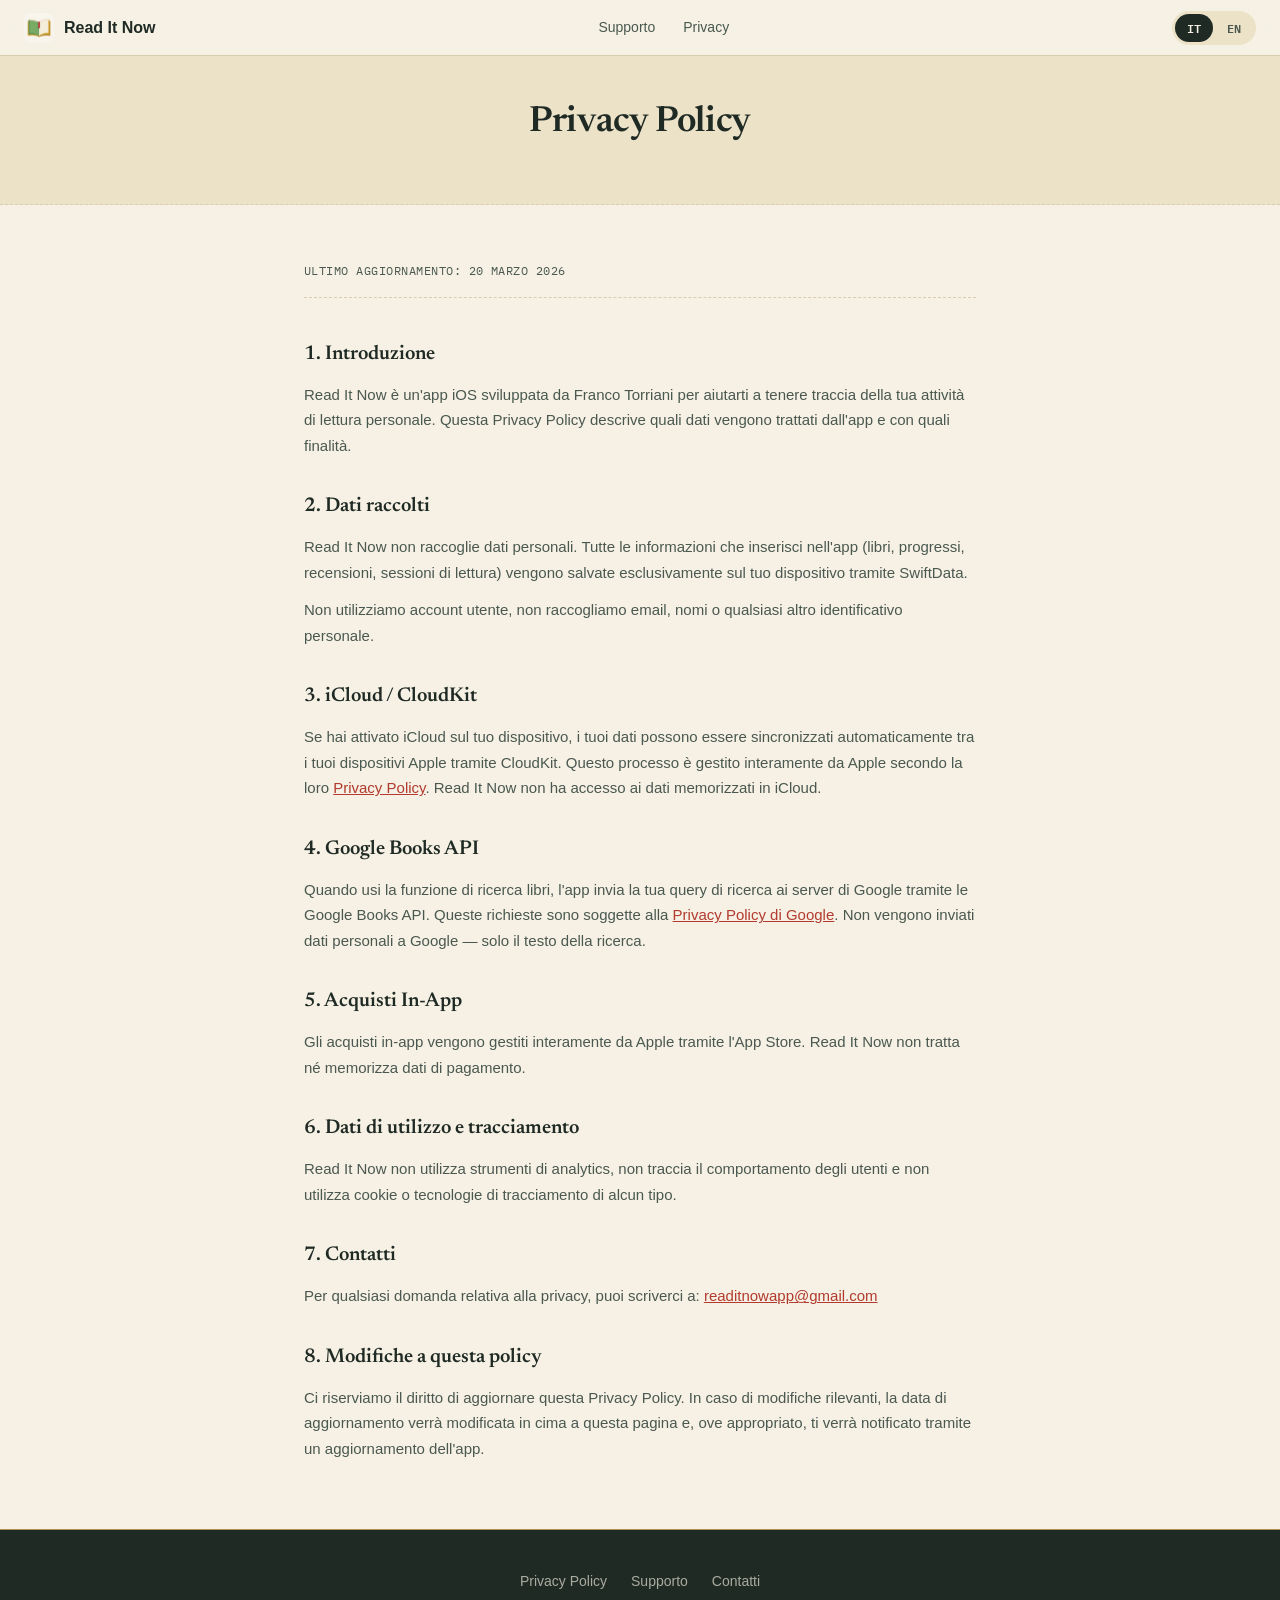
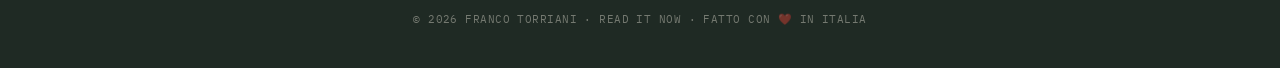
<file: privacy.html>
<!DOCTYPE html>
<html lang="it">
<head>
  <meta charset="UTF-8">
  <meta name="viewport" content="width=device-width, initial-scale=1.0">
  <!-- LAST_UPDATED: 2026-03-20 -->
  <title>Privacy Policy — Read It Now</title>
  <meta name="description" content="Privacy Policy di Read It Now.">
  <link rel="icon" href="favicon.svg" type="image/svg+xml">
  <link rel="preconnect" href="https://fonts.googleapis.com">
  <link rel="preconnect" href="https://fonts.gstatic.com" crossorigin>
  <link href="https://fonts.googleapis.com/css2?family=Newsreader:ital,wght@0,500;0,600;0,700;1,500;1,600&family=IBM+Plex+Mono:wght@400;600;700&display=swap" rel="stylesheet">
  <link rel="stylesheet" href="style.css">
  <script>
    (function(){
      try {
        var l = localStorage.getItem('rin_lang');
        if (l === 'en') document.documentElement.setAttribute('data-lang', 'en');
      } catch(e) {}
    })();
  </script>
</head>
<body>

  <!-- NAV -->
  <nav class="nav">
    <a href="index.html" class="nav-logo">
      <div class="nav-icon">
        <img src="assets/app-icon.png" alt="Read It Now" onerror="this.parentElement.textContent='📚'">
      </div>
      Read It Now
    </a>
    <div class="nav-links">
      <a href="support.html" data-i18n="nav_support">Supporto</a>
      <a href="privacy.html" data-i18n="nav_privacy">Privacy</a>
    </div>
    <div class="lang-toggle">
      <button class="lang-btn active" data-lang="it" onclick="setLang('it')">IT</button>
      <button class="lang-btn" data-lang="en" onclick="setLang('en')">EN</button>
    </div>
  </nav>

  <!-- MINI HERO -->
  <div class="mini-hero">
    <h1 data-i18n="privacy_title">Privacy Policy</h1>
  </div>

  <!-- PRIVACY CONTENT -->
  <div class="privacy-section">

    <!-- ITALIANO -->
    <div class="lang-block" data-lang="it">
      <p class="last-modified"><span data-i18n="privacy_last_modified">Ultimo aggiornamento:</span> 20 marzo 2026</p>

      <h2>1. Introduzione</h2>
      <p>Read It Now è un'app iOS sviluppata da Franco Torriani per aiutarti a tenere traccia della tua attività di lettura personale. Questa Privacy Policy descrive quali dati vengono trattati dall'app e con quali finalità.</p>

      <h2>2. Dati raccolti</h2>
      <p>Read It Now non raccoglie dati personali. Tutte le informazioni che inserisci nell'app (libri, progressi, recensioni, sessioni di lettura) vengono salvate esclusivamente sul tuo dispositivo tramite SwiftData.</p>
      <p>Non utilizziamo account utente, non raccogliamo email, nomi o qualsiasi altro identificativo personale.</p>

      <h2>3. iCloud / CloudKit</h2>
      <p>Se hai attivato iCloud sul tuo dispositivo, i tuoi dati possono essere sincronizzati automaticamente tra i tuoi dispositivi Apple tramite CloudKit. Questo processo è gestito interamente da Apple secondo la loro <a href="https://www.apple.com/legal/privacy/it/" target="_blank" rel="noopener">Privacy Policy</a>. Read It Now non ha accesso ai dati memorizzati in iCloud.</p>

      <h2>4. Google Books API</h2>
      <p>Quando usi la funzione di ricerca libri, l'app invia la tua query di ricerca ai server di Google tramite le Google Books API. Queste richieste sono soggette alla <a href="https://policies.google.com/privacy" target="_blank" rel="noopener">Privacy Policy di Google</a>. Non vengono inviati dati personali a Google — solo il testo della ricerca.</p>

      <h2>5. Acquisti In-App</h2>
      <p>Gli acquisti in-app vengono gestiti interamente da Apple tramite l'App Store. Read It Now non tratta né memorizza dati di pagamento.</p>

      <h2>6. Dati di utilizzo e tracciamento</h2>
      <p>Read It Now non utilizza strumenti di analytics, non traccia il comportamento degli utenti e non utilizza cookie o tecnologie di tracciamento di alcun tipo.</p>

      <h2>7. Contatti</h2>
      <p>Per qualsiasi domanda relativa alla privacy, puoi scriverci a: <a href="mailto:readitnowapp@gmail.com">readitnowapp@gmail.com</a></p>

      <h2>8. Modifiche a questa policy</h2>
      <p>Ci riserviamo il diritto di aggiornare questa Privacy Policy. In caso di modifiche rilevanti, la data di aggiornamento verrà modificata in cima a questa pagina e, ove appropriato, ti verrà notificato tramite un aggiornamento dell'app.</p>
    </div>

    <!-- ENGLISH -->
    <div class="lang-block" data-lang="en" hidden>
      <p class="last-modified"><span data-i18n="privacy_last_modified">Last updated:</span> March 20, 2026</p>

      <h2>1. Introduction</h2>
      <p>Read It Now is an iOS app developed by Franco Torriani to help you track your personal reading activity. This Privacy Policy describes what data is processed by the app and for what purposes.</p>

      <h2>2. Data Collected</h2>
      <p>Read It Now does not collect personal data. All information you enter in the app (books, progress, reviews, reading sessions) is saved exclusively on your device using SwiftData.</p>
      <p>We do not use user accounts, and we do not collect emails, names, or any other personal identifiers.</p>

      <h2>3. iCloud / CloudKit</h2>
      <p>If you have iCloud enabled on your device, your data may be automatically synced across your Apple devices via CloudKit. This process is managed entirely by Apple under their <a href="https://www.apple.com/legal/privacy/en/" target="_blank" rel="noopener">Privacy Policy</a>. Read It Now has no access to data stored in iCloud.</p>

      <h2>4. Google Books API</h2>
      <p>When you use the book search feature, the app sends your search query to Google's servers via the Google Books API. These requests are subject to <a href="https://policies.google.com/privacy" target="_blank" rel="noopener">Google's Privacy Policy</a>. No personal data is sent to Google — only the search text.</p>

      <h2>5. In-App Purchases</h2>
      <p>In-app purchases are managed entirely by Apple through the App Store. Read It Now does not process or store any payment data.</p>

      <h2>6. Usage Data and Tracking</h2>
      <p>Read It Now does not use analytics tools, does not track user behavior, and does not use cookies or any tracking technologies.</p>

      <h2>7. Contact</h2>
      <p>For any privacy-related questions, you can reach us at: <a href="mailto:readitnowapp@gmail.com">readitnowapp@gmail.com</a></p>

      <h2>8. Changes to This Policy</h2>
      <p>We reserve the right to update this Privacy Policy. In case of significant changes, the update date at the top of this page will be modified and, where appropriate, you will be notified through an app update.</p>
    </div>

  </div>

  <!-- FOOTER -->
  <footer>
    <div class="footer-links">
      <a href="privacy.html" data-i18n="footer_privacy">Privacy Policy</a>
      <a href="support.html" data-i18n="footer_support">Supporto</a>
      <a href="mailto:readitnowapp@gmail.com" data-i18n="footer_contact">Contatti</a>
    </div>
    <p class="footer-copy" data-i18n="footer_copy">© 2026 Franco Torriani · Read It Now · Fatto con ❤️ in Italia</p>
  </footer>

  <script src="i18n.js"></script>
</body>
</html>
</file>
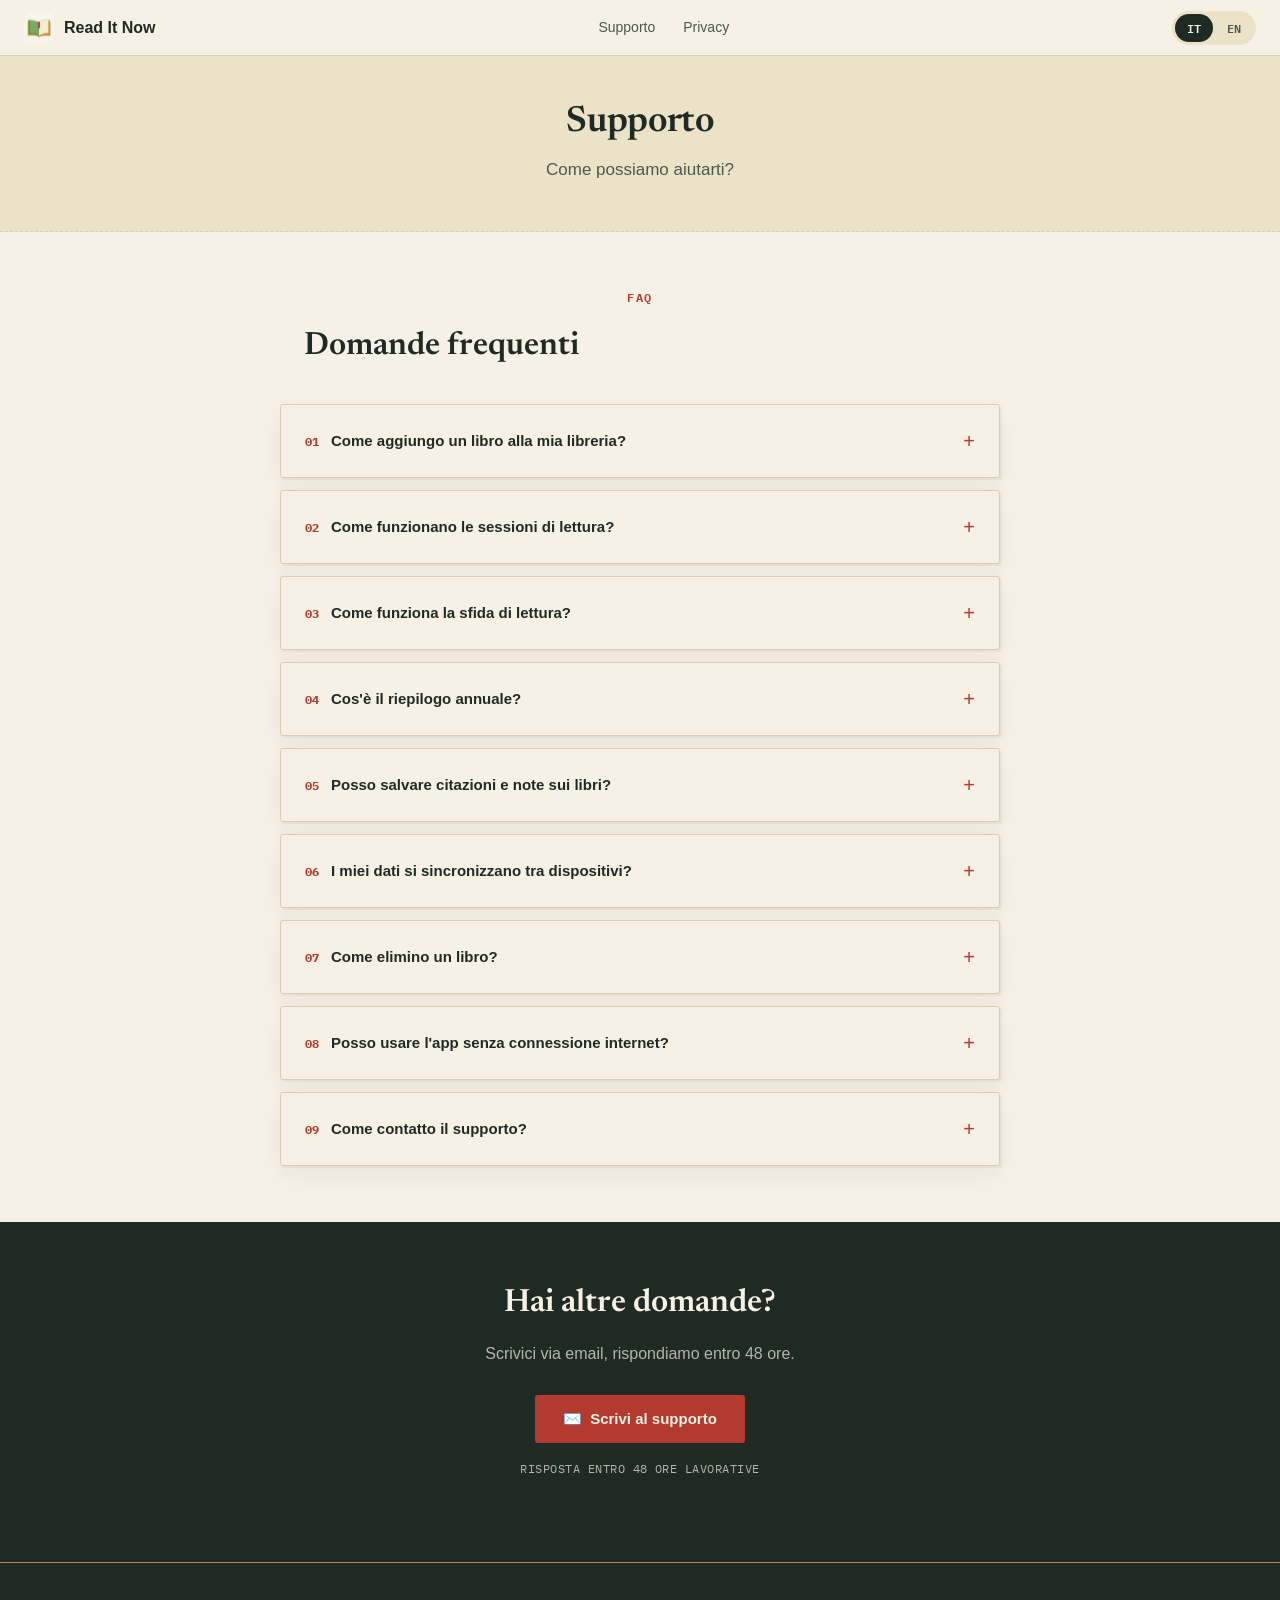
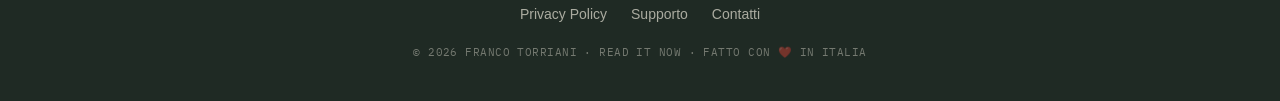
<file: support.html>
<!DOCTYPE html>
<html lang="it">
<head>
  <meta charset="UTF-8">
  <meta name="viewport" content="width=device-width, initial-scale=1.0">
  <title>Supporto — Read It Now</title>
  <meta name="description" content="Supporto per Read It Now — Domande frequenti e contatti.">
  <link rel="icon" href="favicon.svg" type="image/svg+xml">
  <link rel="preconnect" href="https://fonts.googleapis.com">
  <link rel="preconnect" href="https://fonts.gstatic.com" crossorigin>
  <link href="https://fonts.googleapis.com/css2?family=Newsreader:ital,wght@0,500;0,600;0,700;1,500;1,600&family=IBM+Plex+Mono:wght@400;600;700&display=swap" rel="stylesheet">
  <link rel="stylesheet" href="style.css">
  <script>
    (function(){
      try {
        var l = localStorage.getItem('rin_lang');
        if (l === 'en') document.documentElement.setAttribute('data-lang', 'en');
      } catch(e) {}
    })();
  </script>
</head>
<body>

  <!-- NAV -->
  <nav class="nav">
    <a href="index.html" class="nav-logo">
      <div class="nav-icon">
        <img src="assets/app-icon.png" alt="Read It Now" onerror="this.parentElement.textContent='📚'">
      </div>
      Read It Now
    </a>
    <div class="nav-links">
      <a href="support.html" data-i18n="nav_support">Supporto</a>
      <a href="privacy.html" data-i18n="nav_privacy">Privacy</a>
    </div>
    <div class="lang-toggle">
      <button class="lang-btn active" data-lang="it" onclick="setLang('it')">IT</button>
      <button class="lang-btn" data-lang="en" onclick="setLang('en')">EN</button>
    </div>
  </nav>

  <!-- MINI HERO -->
  <div class="mini-hero">
    <h1 data-i18n="support_title">Supporto</h1>
    <p data-i18n="support_sub">Come possiamo aiutarti?</p>
  </div>

  <!-- FAQ -->
  <section class="faq-section">
    <div class="container" style="max-width: 720px;">
      <p class="section-label" data-i18n="faq_label">FAQ</p>
      <h2 class="section-title" style="text-align:left;" data-i18n="faq_title">Domande frequenti</h2>
    </div>
    <div class="faq-list" style="margin-top: 32px;">

      <details>
        <summary><span data-i18n="faq_q1">Come aggiungo un libro alla mia libreria?</span></summary>
        <div class="faq-answer">
          <div class="lang-block" data-lang="it">
            Puoi aggiungere un libro in due modi: usa la scheda <strong>Cerca</strong> per trovare un libro tramite Google Books e importarlo con un tocco, oppure vai su <strong>Libreria</strong> e tocca il pulsante "+" per inserire i dati manualmente.
          </div>
          <div class="lang-block" data-lang="en" hidden>
            You can add a book in two ways: use the <strong>Search</strong> tab to find a book via Google Books and import it with one tap, or go to <strong>Library</strong> and tap the "+" button to enter the details manually.
          </div>
        </div>
      </details>

      <details>
        <summary><span data-i18n="faq_q2">Come funzionano le sessioni di lettura?</span></summary>
        <div class="faq-answer">
          <div class="lang-block" data-lang="it">
            Apri il dettaglio di un libro che stai leggendo e tocca <strong>Inizia sessione</strong>. Il timer partirà automaticamente. Al termine, inserisci la pagina a cui sei arrivato e salva. La sessione viene registrata nella cronologia del libro.
          </div>
          <div class="lang-block" data-lang="en" hidden>
            Open a book you are currently reading and tap <strong>Start session</strong>. The timer will start automatically. When done, enter the page you reached and save. The session is recorded in the book's history.
          </div>
        </div>
      </details>

      <details>
        <summary><span data-i18n="faq_q3">Come funziona la sfida di lettura?</span></summary>
        <div class="faq-answer">
          <div class="lang-block" data-lang="it">
            Nella scheda <strong>Statistiche</strong> tocca <strong>Sfida di lettura</strong> per impostare un obiettivo annuale di libri. L'app calcola in tempo reale la proiezione di fine anno in base al tuo ritmo attuale.
          </div>
          <div class="lang-block" data-lang="en" hidden>
            In the <strong>Statistics</strong> tab, tap <strong>Reading Challenge</strong> to set a yearly book goal. The app calculates a real-time year-end projection based on your current pace.
          </div>
        </div>
      </details>

      <details>
        <summary><span data-i18n="faq_q4">Cos'è il riepilogo annuale?</span></summary>
        <div class="faq-answer">
          <div class="lang-block" data-lang="it">
            È il riepilogo della tua lettura — libri completati, ore di lettura, genere preferito — generabile in qualsiasi momento dalla scheda <strong>Statistiche</strong>. Puoi condividerlo o esportarlo in PDF.
          </div>
          <div class="lang-block" data-lang="en" hidden>
            It's your reading recap — books completed, reading hours, favorite genre — available anytime from the <strong>Statistics</strong> tab. You can share it or export it as a PDF.
          </div>
        </div>
      </details>

      <details>
        <summary><span data-i18n="faq_q5">Posso salvare citazioni e note sui libri?</span></summary>
        <div class="faq-answer">
          <div class="lang-block" data-lang="it">
            Sì. Apri il dettaglio di un libro e usa le schede <strong>Note</strong> e <strong>Citazioni</strong> per salvare i tuoi pensieri e le frasi preferite. Le citazioni si condividono con un tocco.
          </div>
          <div class="lang-block" data-lang="en" hidden>
            Yes. Open a book's detail page and use the <strong>Notes</strong> and <strong>Quotes</strong> tabs to save your thoughts and favorite lines. Quotes can be shared with one tap.
          </div>
        </div>
      </details>

      <details>
        <summary><span data-i18n="faq_q6">I miei dati si sincronizzano tra dispositivi?</span></summary>
        <div class="faq-answer">
          <div class="lang-block" data-lang="it">
            Sì, se hai attivato iCloud sul tuo dispositivo la libreria si sincronizza automaticamente tra tutti i tuoi iPhone e iPad tramite CloudKit. Non è necessaria nessuna configurazione aggiuntiva.
          </div>
          <div class="lang-block" data-lang="en" hidden>
            Yes, if you have iCloud enabled on your device your library syncs automatically across all your iPhones and iPads via CloudKit. No additional setup is required.
          </div>
        </div>
      </details>

      <details>
        <summary><span data-i18n="faq_q7">Come elimino un libro?</span></summary>
        <div class="faq-answer">
          <div class="lang-block" data-lang="it">
            Nella lista della libreria, scorri verso sinistra sul libro che vuoi eliminare e tocca <strong>Elimina</strong>. In alternativa, apri il dettaglio del libro e usa il menu con i tre puntini in alto a destra.
          </div>
          <div class="lang-block" data-lang="en" hidden>
            In the library list, swipe left on the book you want to delete and tap <strong>Delete</strong>. Alternatively, open the book detail and use the three-dot menu in the top right corner.
          </div>
        </div>
      </details>

      <details>
        <summary><span data-i18n="faq_q8">Posso usare l'app senza connessione internet?</span></summary>
        <div class="faq-answer">
          <div class="lang-block" data-lang="it">
            Sì. Tutti i tuoi dati sono salvati localmente sul dispositivo. La connessione serve solo per cercare nuovi libri tramite Google Books e per la sincronizzazione iCloud.
          </div>
          <div class="lang-block" data-lang="en" hidden>
            Yes. All your data is stored locally on your device. An internet connection is only needed to search for new books via Google Books and for iCloud sync.
          </div>
        </div>
      </details>

      <details>
        <summary><span data-i18n="faq_q9">Come contatto il supporto?</span></summary>
        <div class="faq-answer">
          <div class="lang-block" data-lang="it">
            Scrivi a <a href="mailto:readitnowapp@gmail.com">readitnowapp@gmail.com</a>. Rispondiamo entro 48 ore lavorative.
          </div>
          <div class="lang-block" data-lang="en" hidden>
            Write to <a href="mailto:readitnowapp@gmail.com">readitnowapp@gmail.com</a>. We reply within 48 business hours.
          </div>
        </div>
      </details>

    </div>
  </section>

  <!-- CONTACT -->
  <section class="contact-section">
    <h2 data-i18n="contact_title">Hai altre domande?</h2>
    <p data-i18n="contact_sub">Scrivici via email, rispondiamo entro 48 ore.</p>
    <a href="mailto:readitnowapp@gmail.com" class="contact-btn">
      ✉️ <span data-i18n="contact_btn">Scrivi al supporto</span>
    </a>
    <p class="contact-note" data-i18n="contact_note">Risposta entro 48 ore lavorative</p>
  </section>

  <!-- FOOTER -->
  <footer>
    <div class="footer-links">
      <a href="privacy.html" data-i18n="footer_privacy">Privacy Policy</a>
      <a href="support.html" data-i18n="footer_support">Supporto</a>
      <a href="mailto:readitnowapp@gmail.com" data-i18n="footer_contact">Contatti</a>
    </div>
    <p class="footer-copy" data-i18n="footer_copy">© 2026 Franco Torriani · Read It Now · Fatto con ❤️ in Italia</p>
  </footer>

  <script src="i18n.js"></script>
</body>
</html>
</file>
<file: style.css>
/* ============================================================
   READ IT NOW — WEBSITE STYLES
   Direction: "Library catalog" — the site borrows its structure
   from card catalogs, due-date stamps and Dewey classification.
   Paper and serif are the subject's own material (books), not
   decoration; mono numbers carry real meaning throughout.
   ============================================================ */

/* --- Reset ------------------------------------------------- */
*, *::before, *::after { box-sizing: border-box; margin: 0; padding: 0; }
img { max-width: 100%; display: block; }
a { color: inherit; text-decoration: none; }

/* --- Design Tokens ----------------------------------------- */
:root {
  --paper:       #F6F1E4;
  --paper-deep:  #ECE2C8;
  --ink:         #1F2A24;
  --ink-soft:    #4A5850;
  --stamp:       #B23A2E;
  --stamp-dark:  #8F2C22;
  --shelf:       #4B6355;
  --gold:        #B08D57;
  --line:        #D9CEAE;
  --line-on-ink: rgba(246, 241, 228, 0.18);

  --font-display: 'Newsreader', Georgia, 'Times New Roman', serif;
  --font-body:    -apple-system, BlinkMacSystemFont, 'Segoe UI', sans-serif;
  --font-mono:    'IBM Plex Mono', ui-monospace, 'SFMono-Regular', Menlo, monospace;

  --radius-card: 3px;
  --radius-pill: 40px;

  --shadow-card: 2px 2px 0 rgba(31, 42, 36, 0.05), 0 10px 24px rgba(31, 42, 36, 0.05);

  --breakpoint: 768px;
}

/* --- Base -------------------------------------------------- */
body {
  font-family: var(--font-body);
  background: var(--paper);
  color: var(--ink-soft);
  font-size: 16px;
  line-height: 1.6;
}

/* --- Typography -------------------------------------------- */
h1, h2, h3 { font-family: var(--font-display); color: var(--ink); }
h1 { font-size: 42px; font-weight: 600; line-height: 1.1; letter-spacing: -0.01em; }
h2 { font-size: 32px; font-weight: 600; }
h3 { font-size: 18px; font-weight: 600; }

/* --- NAV --------------------------------------------------- */
.nav {
  background: rgba(246, 241, 228, 0.9);
  backdrop-filter: blur(12px);
  -webkit-backdrop-filter: blur(12px);
  border-bottom: 1px solid var(--line);
  height: 56px;
  padding: 0 24px;
  display: flex;
  align-items: center;
  justify-content: space-between;
  position: sticky;
  top: 0;
  z-index: 100;
}
.nav-logo {
  display: flex;
  align-items: center;
  gap: 10px;
  font-family: var(--font-body);
  font-weight: 700;
  font-size: 16px;
  color: var(--ink);
}
.nav-icon {
  width: 30px; height: 30px;
  border-radius: 7px;
  display: flex;
  align-items: center;
  justify-content: center;
  overflow: hidden;
}
.nav-icon img { width: 30px; height: 30px; border-radius: 7px; }
.nav-links {
  display: flex;
  gap: 28px;
}
.nav-links a {
  font-size: 14px;
  color: var(--ink-soft);
  transition: color 0.15s;
}
.nav-links a:hover { color: var(--stamp); }
.lang-toggle {
  display: flex;
  background: var(--paper-deep);
  border-radius: var(--radius-pill);
  padding: 3px;
  gap: 2px;
}
.lang-btn {
  padding: 4px 12px;
  border-radius: var(--radius-pill);
  font-size: 12px;
  font-weight: 600;
  cursor: pointer;
  border: none;
  background: transparent;
  color: var(--ink-soft);
  font-family: var(--font-mono);
}
.lang-btn.active {
  background: var(--ink);
  color: var(--paper);
}

/* --- FOOTER ------------------------------------------------ */
footer {
  background: var(--ink);
  color: var(--paper);
  padding: 40px 24px;
  text-align: center;
  border-top: 1px solid var(--gold);
}
.footer-links {
  display: flex;
  gap: 24px;
  justify-content: center;
  flex-wrap: wrap;
  margin-bottom: 18px;
}
.footer-links a { color: rgba(246, 241, 228, 0.65); font-size: 14px; }
.footer-links a:hover { color: var(--gold); }
.footer-copy {
  font-family: var(--font-mono);
  font-size: 11px;
  letter-spacing: 0.04em;
  text-transform: uppercase;
  color: rgba(246, 241, 228, 0.4);
}

/* --- SECTION COMMON --------------------------------------- */
.section-label {
  text-align: center;
  font-family: var(--font-mono);
  font-size: 12px;
  font-weight: 600;
  letter-spacing: 0.14em;
  color: var(--stamp);
  text-transform: uppercase;
  margin-bottom: 14px;
}
.section-title {
  text-align: center;
  margin-bottom: 8px;
}
.section-sub {
  text-align: center;
  font-size: 16px;
  color: var(--ink-soft);
  margin-bottom: 48px;
}
.container { max-width: 960px; margin: 0 auto; padding: 0 24px; }

/* --- HERO -------------------------------------------------- */
.hero {
  padding: 56px 24px 40px;
  border-bottom: 1px dashed var(--line);
}
.hero-copy {
  max-width: 640px;
  margin: 0 auto;
  padding: 0 24px;
  text-align: center;
}
.catalog-label {
  display: flex;
  align-items: center;
  justify-content: center;
  gap: 10px;
  margin-bottom: 24px;
}
.catalog-label .punch {
  width: 13px; height: 13px;
  border-radius: 50%;
  border: 1.5px solid var(--ink-soft);
  background: var(--paper);
  flex-shrink: 0;
}
.catalog-label .catalog-code {
  font-family: var(--font-mono);
  font-size: 12px;
  letter-spacing: 0.06em;
  color: var(--ink-soft);
  text-transform: uppercase;
}
.hero-title {
  margin-bottom: 18px;
}
.hero-title em {
  font-style: italic;
  font-weight: 500;
  color: var(--shelf);
}
.hero-sub {
  font-size: 17px;
  color: var(--ink-soft);
  margin: 0 auto 28px;
  max-width: 42ch;
}
.hero-actions {
  display: flex;
  align-items: center;
  justify-content: center;
  gap: 16px;
  flex-wrap: wrap;
  margin-bottom: 8px;
}
.appstore-badge-link { display: inline-block; }
.appstore-badge { height: 50px; width: auto; display: block; }
.appstore-badge-link:hover { opacity: 0.85; transition: opacity 0.2s; }
.ink-stamp {
  display: inline-flex;
  align-items: center;
  justify-content: center;
  font-family: var(--font-mono);
  font-size: 11px;
  font-weight: 700;
  letter-spacing: 0.1em;
  text-transform: uppercase;
  color: var(--stamp);
  border: 2px solid var(--stamp);
  border-radius: 4px;
  padding: 7px 12px;
  transform: rotate(-4deg);
}
.hero .carousel { margin-top: 40px; }

/* --- FEATURES ------------------------------------------------ */
.features { background: var(--paper-deep); padding: 64px 24px; }
.features-grid {
  display: grid;
  grid-template-columns: 1fr 1fr;
  gap: 18px;
}
.index-card {
  background: var(--paper);
  border: 1px solid var(--line);
  border-radius: var(--radius-card);
  padding: 22px 24px 24px;
  box-shadow: var(--shadow-card);
}
.index-card-head {
  display: flex;
  align-items: center;
  gap: 9px;
  margin-bottom: 16px;
  padding-bottom: 12px;
  border-bottom: 1px dashed var(--line);
}
.index-card-head .punch {
  width: 9px; height: 9px;
  border-radius: 50%;
  border: 1.5px solid var(--ink-soft);
  background: var(--paper-deep);
  flex-shrink: 0;
}
.index-card-head .dewey {
  font-family: var(--font-mono);
  font-size: 12px;
  font-weight: 600;
  letter-spacing: 0.04em;
  color: var(--stamp);
}
.index-card h3 { font-size: 19px; margin-bottom: 8px; }
.index-card p { font-size: 14px; color: var(--ink-soft); line-height: 1.65; }

/* --- SCREENSHOTS CAROUSEL ----------------------------------- */
:root { --slide-w: 240px; }

.carousel {
  position: relative;
  display: flex;
  align-items: center;
}
.carousel-track {
  display: flex;
  gap: 24px;
  overflow-x: auto;
  overflow-y: hidden;
  padding: 28px calc(50% - var(--slide-w) / 2);
  scroll-snap-type: x mandatory;
  -webkit-overflow-scrolling: touch;
  scrollbar-width: none;
  scroll-behavior: smooth;
}
.carousel-track::-webkit-scrollbar { display: none; }
.carousel-slide {
  flex-grow: 0;
  flex-shrink: 0;
  flex-basis: var(--slide-w);
  width: var(--slide-w);
  scroll-snap-align: center;
  opacity: 0.35;
  transform: scale(0.82);
  transition: transform 0.4s cubic-bezier(0.22, 1, 0.36, 1), opacity 0.4s ease;
}
.carousel-slide img { width: 100%; height: auto; display: block; }
.carousel-slide.is-active {
  opacity: 1;
  transform: scale(1);
  filter: drop-shadow(0 20px 34px rgba(31, 42, 36, 0.22));
}
.carousel-arrow {
  position: absolute;
  top: 50%;
  transform: translateY(-50%);
  z-index: 5;
  width: 40px;
  height: 40px;
  border-radius: 50%;
  border: 1px solid var(--line);
  background: rgba(246, 241, 228, 0.92);
  backdrop-filter: blur(6px);
  color: var(--ink);
  display: flex;
  align-items: center;
  justify-content: center;
  cursor: pointer;
  box-shadow: var(--shadow-card);
  transition: color 0.15s, border-color 0.15s, transform 0.15s;
}
.carousel-arrow:hover { color: var(--stamp); border-color: var(--stamp); transform: translateY(-50%) scale(1.06); }
.carousel-arrow-prev { left: 16px; }
.carousel-arrow-next { right: 16px; }
.carousel-caption {
  text-align: center;
  margin-top: 22px;
  font-family: var(--font-mono);
  font-size: 13px;
  font-weight: 600;
  letter-spacing: 0.08em;
  text-transform: uppercase;
  color: var(--ink-soft);
  min-height: 20px;
}
.carousel-caption .idx { color: var(--stamp); }
.carousel-dots {
  display: flex;
  justify-content: center;
  gap: 8px;
  margin-top: 18px;
}
.carousel-dot {
  width: 6px;
  height: 6px;
  border-radius: 50%;
  border: none;
  padding: 0;
  background: var(--ink-soft);
  opacity: 0.3;
  cursor: pointer;
  transition: opacity 0.2s, transform 0.2s, width 0.2s, background 0.2s;
}
.carousel-dot.is-active {
  opacity: 1;
  width: 18px;
  border-radius: 3px;
  background: var(--stamp);
}

/* --- MINI HERO (support, privacy) ------------------------- */
.mini-hero {
  background: var(--paper-deep);
  padding: 48px 24px;
  text-align: center;
  border-bottom: 1px dashed var(--line);
}
.mini-hero h1 { font-size: 36px; margin-bottom: 12px; }
.mini-hero p { font-size: 17px; color: var(--ink-soft); }

/* --- FAQ -------------------------------------------------- */
.faq-section { padding: 56px 24px; }
.faq-list {
  max-width: 720px;
  margin: 0 auto;
  display: flex;
  flex-direction: column;
  gap: 12px;
  counter-reset: faqnum;
}
details {
  background: var(--paper);
  border: 1px solid var(--line);
  border-radius: var(--radius-card);
  box-shadow: var(--shadow-card);
  overflow: hidden;
  counter-increment: faqnum;
}
summary {
  padding: 20px 24px;
  font-weight: 600;
  font-size: 15px;
  color: var(--ink);
  cursor: pointer;
  list-style: none;
  display: flex;
  align-items: center;
  gap: 12px;
}
summary::-webkit-details-marker { display: none; }
summary::before {
  content: counter(faqnum, decimal-leading-zero);
  font-family: var(--font-mono);
  font-size: 12px;
  font-weight: 700;
  color: var(--stamp);
  flex-shrink: 0;
}
summary > span { flex: 1; }
summary::after {
  content: '+';
  font-size: 20px;
  color: var(--stamp);
  font-weight: 300;
  flex-shrink: 0;
}
details[open] summary::after { content: '−'; }
.faq-answer {
  padding: 0 24px 20px 46px;
  font-size: 14px;
  color: var(--ink-soft);
  line-height: 1.7;
}

/* --- CONTACT ---------------------------------------------- */
.contact-section {
  background: var(--ink);
  padding: 56px 24px;
  text-align: center;
}
.contact-section h2 { color: var(--paper); margin-bottom: 12px; }
.contact-section p { color: rgba(246, 241, 228, 0.7); margin-bottom: 28px; }
.contact-btn {
  display: inline-flex;
  align-items: center;
  gap: 8px;
  background: var(--stamp);
  color: var(--paper);
  padding: 12px 28px;
  border-radius: var(--radius-card);
  font-weight: 600;
  font-size: 15px;
}
.contact-btn:hover { background: var(--stamp-dark); }
.contact-note {
  margin-top: 16px;
  font-family: var(--font-mono);
  font-size: 12px;
  letter-spacing: 0.04em;
  text-transform: uppercase;
  color: rgba(246, 241, 228, 0.45);
}

/* --- PRIVACY ---------------------------------------------- */
.privacy-section { padding: 56px 24px; max-width: 720px; margin: 0 auto; }
.privacy-section .last-modified {
  font-family: var(--font-mono);
  font-size: 12px;
  letter-spacing: 0.04em;
  text-transform: uppercase;
  color: var(--ink-soft);
  margin-bottom: 40px;
  padding-bottom: 16px;
  border-bottom: 1px dashed var(--line);
}
.privacy-section h2 { font-size: 20px; margin: 32px 0 12px; }
.privacy-section p { font-size: 15px; color: var(--ink-soft); margin-bottom: 12px; line-height: 1.7; }
.privacy-section a { color: var(--stamp); text-decoration: underline; }

/* --- LANG BLOCKS ------------------------------------------ */
.lang-block[hidden] { display: none; }

/* --- RESPONSIVE ------------------------------------------- */
@media (max-width: 768px) {
  h1 { font-size: 32px; }
  h2 { font-size: 26px; }

  .nav-links { display: none; }

  .hero { padding: 32px 0 32px; }
  .hero-copy { padding: 0 24px; }

  .catalog-label .catalog-code { font-size: 11px; }

  .features-grid { grid-template-columns: 1fr; }

  .mini-hero h1 { font-size: 28px; }

  :root { --slide-w: 170px; }
  .carousel-arrow { width: 34px; height: 34px; }
  .carousel-arrow-prev { left: 6px; }
  .carousel-arrow-next { right: 6px; }
  .carousel-caption { font-size: 12px; }
}

/* --- FOUC PREVENTION -------------------------------------- */
[data-lang="en"] .lang-block[data-lang="it"] { display: none; }
[data-lang="en"] .lang-block[data-lang="en"] { display: block !important; }
</file>
